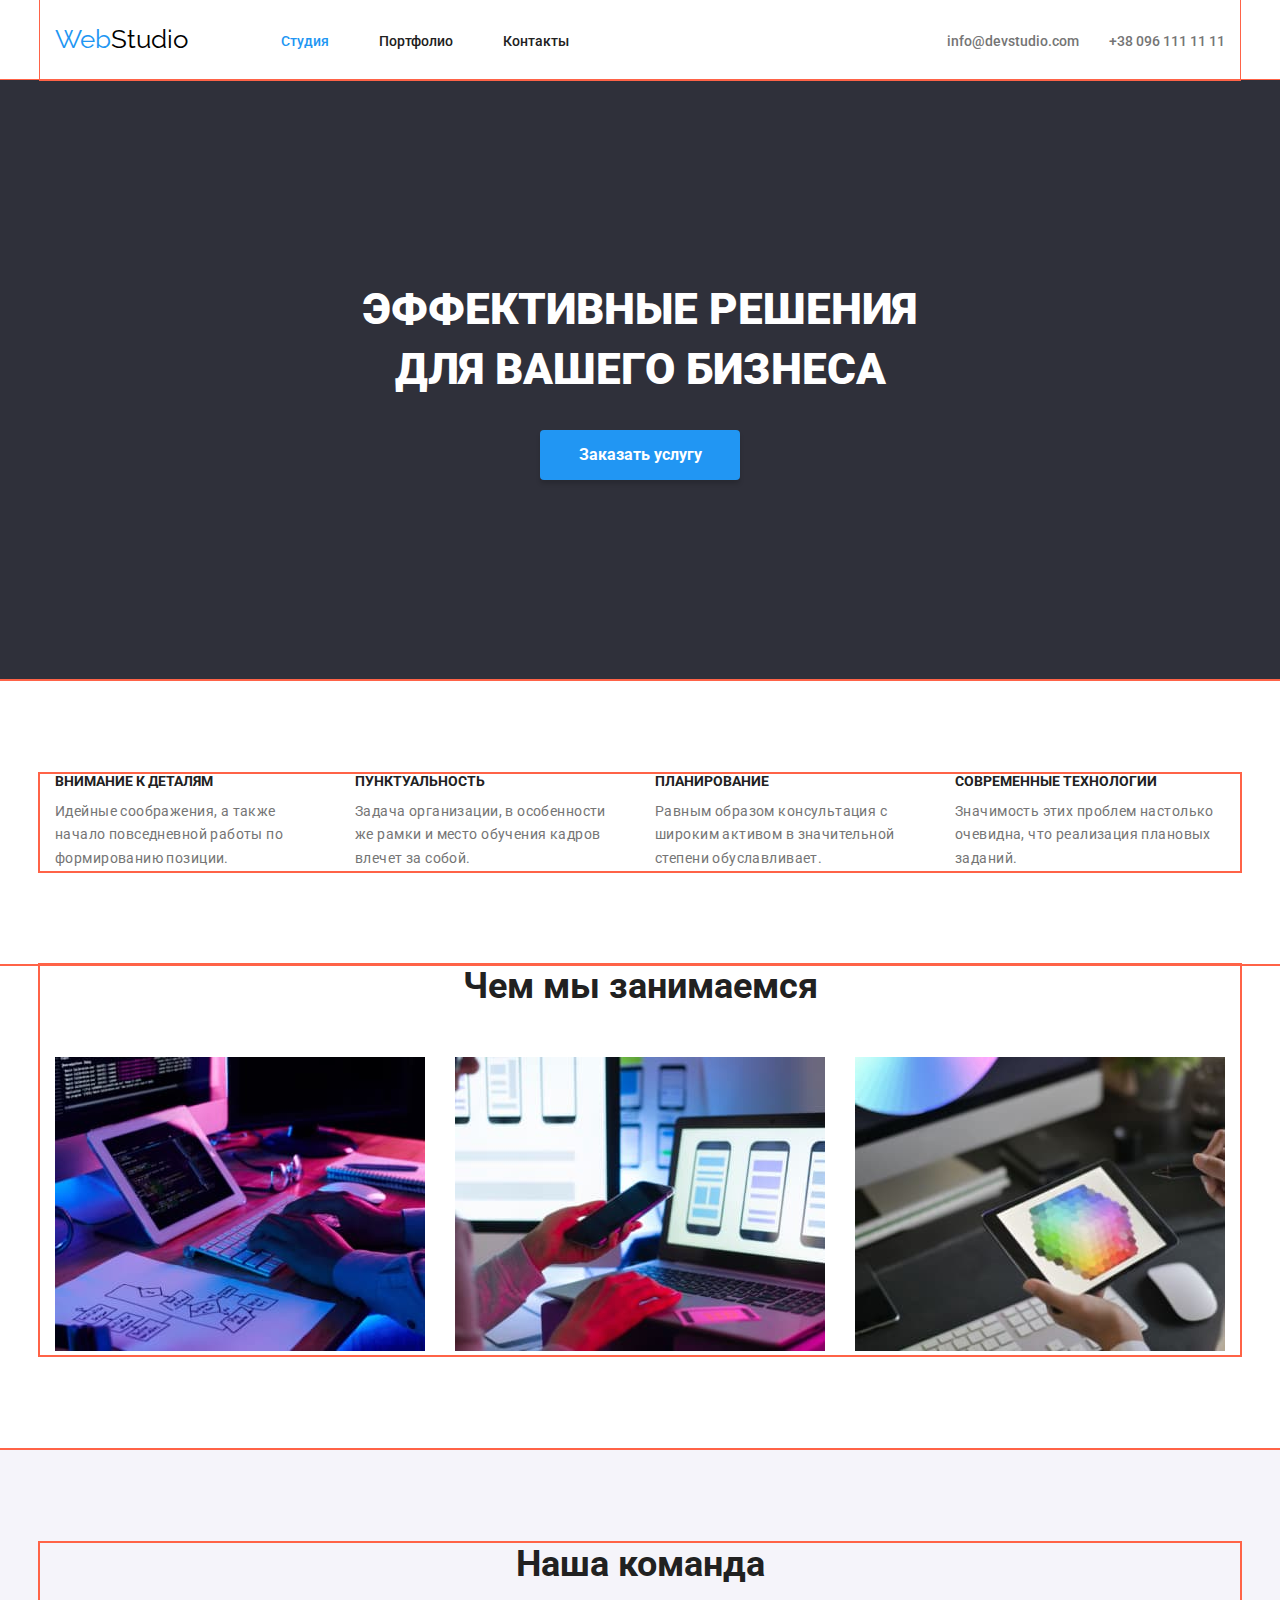
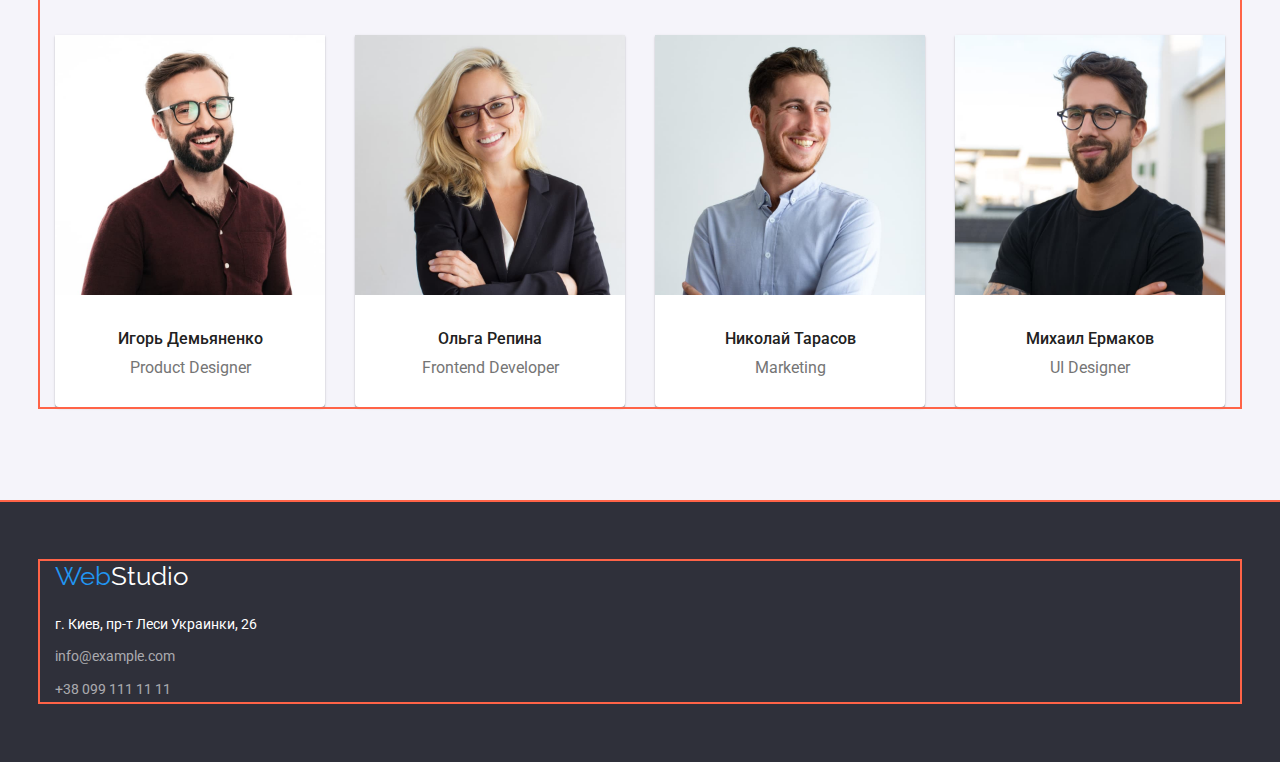
<file: index.html>
<!DOCTYPE html>
<html lang="ru">
<head>
    <meta charset="UTF-8">
    <meta http-equiv="X-UA-Compatible" content="IE=edge">
    <meta name="viewport" content="width=device-width, initial-scale=1.0">
    <title>Главная</title>
    <link rel="stylesheet" href="https://cdnjs.cloudflare.com/ajax/libs/modern-normalize/1.1.0/modern-normalize.min.css" integrity="sha512-wpPYUAdjBVSE4KJnH1VR1HeZfpl1ub8YT/NKx4PuQ5NmX2tKuGu6U/JRp5y+Y8XG2tV+wKQpNHVUX03MfMFn9Q==" crossorigin="anonymous" referrerpolicy="no-referrer" />
    <link rel="preconnect" href="https://fonts.googleapis.com">
    <link rel="preconnect" href="https://fonts.gstatic.com" crossorigin>
    <link href="https://fonts.googleapis.com/css2?family=Raleway:ital,wght@0,700;1,700&family=Roboto:ital,wght@0,400;0,500;0,700;0,900;1,400;1,500;1,700;1,900&display=swap" rel="stylesheet">
    <link rel="stylesheet" href="./css/styles.css">
</head>
<body>
<!-- шапка сайта -->
    <header class="header">
        <div class="container">
            <a href="./index.html" class="logo"><span class="logo-blue">Web</span><span class="logo-black">Studio</span></a>
            
            <nav class="block-nav">
                <ul class="site-nav">
                    <li><a href="./index.html" class="link studiya first">Студия</a></li>
                    <li class="link-pf-main"><a href="./portfolio.html" class="link portfolio portfolio-head">Портфолио</a></li>
                    <li><a href="#" class="link contacts">Контакты</a></li>
                </ul>
            </nav>
            
            <ul class="mail-tel">
                <li><a href="mailto:info@devstudio.com" class="link mail">info@devstudio.com</a></li>
                <li class="tel-main-head"><a href="tel:+380961111111" class="link tel">+38 096 111 11 11</a></li>
            </ul>
        </div>
        
    </header>
    <main class="main">
            <!--Блок Заголовок-->
                <section class="block-title">
                    <h1 class="h1">ЭФФЕКТИВНЫЕ РЕШЕНИЯ <br> ДЛЯ ВАШЕГО БИЗНЕСА</h1>
                    <button class="button-main" type="button">Заказать услугу</button>
                </section>
            <!-- акценты в работе -->
            <section class="for-business">
                <div class="container">
                    <h2 class="visually-hidden title-h2">Наші особливості</h2>
                    <ul class="list-s1">
                        <li class="li-s1">
                            <h3 class="title-s1">Внимание к деталям</h3>
                            <p class="p-s1">Идейные соображения, а также начало повседневной работы по формированию позиции.</p>
                        </li>
                        <li class="li-s1">
                            <h3 class="title-s1">Пунктуальность</h3>
                            <p class="p-s1">Задача организации, в особенности же рамки и место обучения кадров влечет за собой.</p>
                        </li>
                        <li class="li-s1">
                            <h3 class="title-s1">Планирование</h3>
                            <p class="p-s1">Равным образом консультация с широким активом в значительной степени обуславливает.</p>
                        </li>
                        <li class="li-s1">
                            <h3 class="title-s1">Современные технологии</h3>
                            <p class="p-s1">Значимость этих проблем настолько очевидна, что реализация плановых заданий.</p>
                        </li>
                    </ul>
                </div>
            </section>
            <!-- виды работ -->
            <section class="section2">
                <div class="container">
                    <h2 class="title-s2">Чем мы занимаемся</h2>
                    <ul class="list-s2">
                        <li class="li-work"><img src="./images/main-jpg-squoosh/box1.jpg" alt="рабочий стол листом А4" width="370"></li>
                        <li class="li-work li-work-2"><img src="./images/main-jpg-squoosh/box2.jpg" alt="телефон в руке и на мониторе" width="370"></li>
                        <li class="li-work"><img src="./images/main-jpg-squoosh/box3.jpg" alt="цветовая раскладка на планшете" width="370"></li>
                    </ul>
                </div>
                
            </section>
            <!-- состав команды -->
            <section class="team">
                <div class="container">
                    <h2 class="title-s3">Наша команда</h2>
                    <ul class="list-s3">
                        <li class="team-bg">
                            <img src="./images/main-jpg-squoosh/img-1.jpg" alt="чел в бордовой рубашке" width="270">
                            <div class="team-description">
                                <h3 class="name-s3">Игорь Демьяненко</h3>
                                <p class="job-s3">Product Designer</p>
                            </div>
                            
                        </li>
                        <li class="team-bg">
                            <img src="./images/main-jpg-squoosh/img-2-2.jpg" alt="блондинка с веснушками" width="270">
                            <div class="team-description">
                                <h3 class="name-s3">Ольга Репина</h3>
                                <p class="job-s3">Frontend Developer</p>
                            </div>
                        </li>
                        <li class="team-bg">
                            <img src="./images/main-jpg-squoosh/img-3-2.jpg" alt="чел в голубой рубашке" width="270">
                            <div class="team-description">
                                <h3 class="name-s3">Николай Тарасов</h3>
                                <p class="job-s3">Marketing</p>
                            </div>
                        </li>
                        <li class="team-bg">
                            <img src="./images/main-jpg-squoosh/img-4-2.jpg" alt="чел в черной футболке" width="270">
                            <div class="team-description">
                                <h3 class="name-s3">Михаил Ермаков</h3>
                                <p class="job-s3">UI Designer</p>
                            </div>
                        </li>
                    </ul>
                </div>
            </section>
    </main>
    <!-- контакты поддержки -->
    <footer class="footer">
        <div class="container">
            <a href="./index.html" class="logo"><span class="logo-blue">Web</span><span class="logo-white">Studio</span></a>
            <address>
                <ul class="address">
                    <li><a href="https://goo.gl/maps/CPtrU1FHBa2aNyZL9" target="_blank" rel="noopener noreferrer" class="location"> г. Киев, пр-т Леси Украинки, 26</a></li>
                    <li  class="mail-footer-li"><a href="mailto:info@example.com" class="mail-footer">info@example.com </a></li>
                    <li><a href="tel:+380991111111" class="tel-nom">+38 099 111 11 11</a></li>
                </ul>
            </address>
        </div>
    </footer>
</body>
</html>
</file>
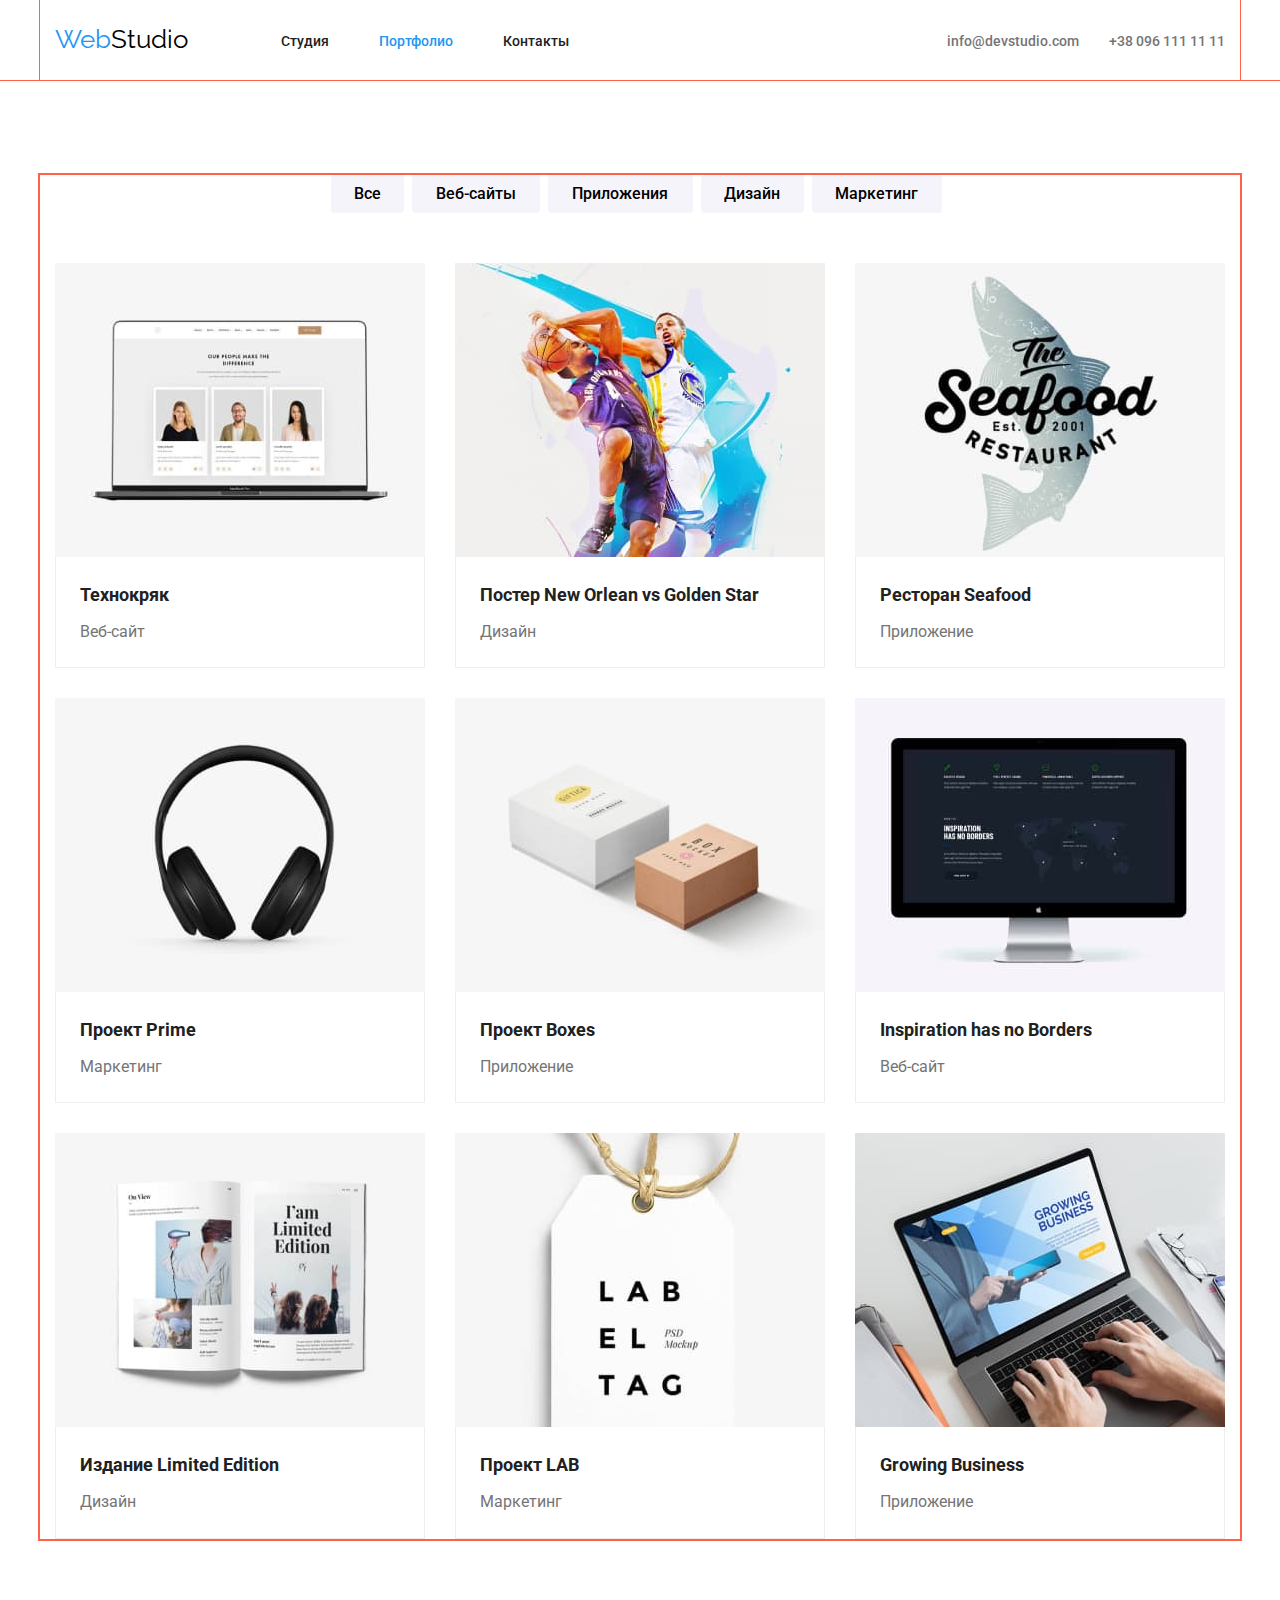
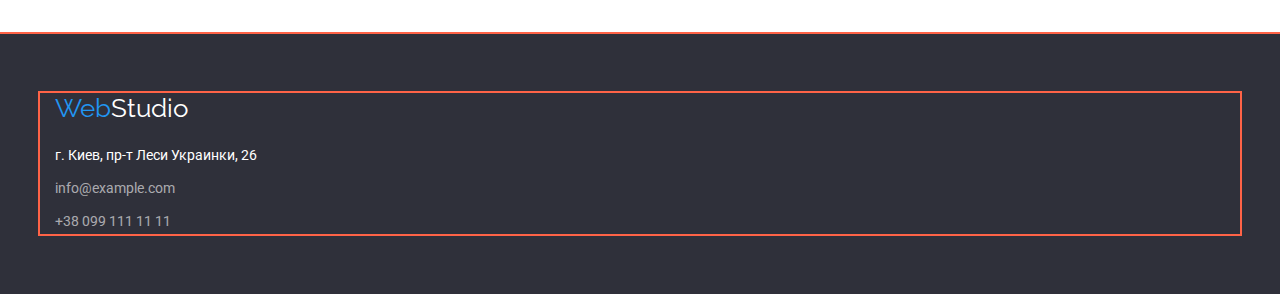
<file: portfolio.html>
<!DOCTYPE html>
<html lang="ru">
<head>
    <meta charset="UTF-8">
    <meta http-equiv="X-UA-Compatible" content="IE=edge">
    <meta name="viewport" content="width=device-width, initial-scale=1.0">
    <title>Портфолио</title>
    <link rel="stylesheet" href="https://cdnjs.cloudflare.com/ajax/libs/modern-normalize/1.1.0/modern-normalize.min.css" integrity="sha512-wpPYUAdjBVSE4KJnH1VR1HeZfpl1ub8YT/NKx4PuQ5NmX2tKuGu6U/JRp5y+Y8XG2tV+wKQpNHVUX03MfMFn9Q==" crossorigin="anonymous" referrerpolicy="no-referrer" />
    <link rel="preconnect" href="https://fonts.googleapis.com">
    <link rel="preconnect" href="https://fonts.gstatic.com" crossorigin>
    <link href="https://fonts.googleapis.com/css2?family=Raleway:ital,wght@0,700;1,700&family=Roboto:ital,wght@0,400;0,500;0,700;0,900;1,400;1,500;1,700;1,900&display=swap" rel="stylesheet">
    <link rel="stylesheet" href="./css/styles.css">
</head>
<body>
    <!-- шапка сайта -->
    <header class="header header-border">
        <div class="container container-pf">
            <a href="./index.html" class="logo"><span class="logo-blue">Web</span><span class="logo-black">Studio</span></a>
            <nav class="block-nav">
                <ul class="site-nav">
                    <li><a href="./index.html" class="link studiya">Студия</a></li>
                    <li class="link-pf-main"><a href="./portfolio.html" class="link portfolio second portfolio-head">Портфолио</a></li>
                    <li><a href="#" class="link contacts">Контакты</a></li>
                </ul>
            </nav>
        
            <ul class="mail-tel">
                <li><a href="mailto:info@devstudio.com" class="link mail">info@devstudio.com</a></li>
                <li class="tel-main-head"><a href="tel:+380961111111" class="link tel">+38 096 111 11 11</a></li>
            </ul>
        </div>
    </header>
    <main>
        <section class="main-portfolio">
            <div class="container">
                <h1 class="visually-hidden">Портфолио</h1>
                <ul class="ul-button">
                    <li class="pf-li-but-all"><button type="button" class="button-portfolio-all button-portfolio">Все</button></li>
                    <li class="pf-li-but-ws"><button type="button" class="button-portfolio-websites button-portfolio">Веб-сайты</button></li>
                    <li class="pf-li-but-apps"><button type="button" class="button-portfolio-apps button-portfolio">Приложения</button></li>
                    <li class="pf-li-but-des"><button type="button" class="button-portfolio-design button-portfolio">Дизайн</button></li>
                    <li class="pf-li-but-mark"><button type="button" class="button-portfolio-marketing button-portfolio">Маркетинг</button></li>
                </ul>
                <div class="portfolio-link-main">
                    <ul class="ul-portfolio">
                        <li class="li-pf-img">
                            <a href="#" target="_blank" class="link-pf">
                                <img src="./images/portfolio-jpg-sguoosh/img-6.jpg" alt="3 человека на экране" width="370" class="img-pf">
                                <div class="title-fhoto-pf">
                                    <h2 class="title-img">Технокряк</h2>
                                    <p class="p-portfolio">Веб-сайт</p>
                                </div>
                            </a>
                        </li>
                        <li class="li-pf-img">
                            <a href="#" target="_blank">
                                <img src="./images/portfolio-jpg-sguoosh/img-7.jpg" alt="Баскетбол" width="370" class="img-pf">
                                <div class="title-fhoto-pf">
                                    <h2 class="title-img">Постер New Orlean vs Golden Star</h2>
                                    <p class="p-portfolio">Дизайн</p>
                                </div>
                            </a>
                        </li>
                        <li class="li-pf-img">
                            <a href="#" target="_blank">
                                <img src="./images/portfolio-jpg-sguoosh/img-8.jpg" alt="Ресторан морской еды" width="370" class="img-pf">
                                <div class="title-fhoto-pf">
                                    <h2 class="title-img">Ресторан Seafood</h2>
                                    <p class="p-portfolio">Приложение</p>
                                </div>
                            </a>
                        </li>
                        <li class="li-pf-img">
                            <a href="#" target="_blank">
                                <img src="./images/portfolio-jpg-sguoosh/img-9.jpg" alt="наушники" width="370" class="img-pf">
                                <div class="title-fhoto-pf">
                                    <h2 class="title-img">Проект Prime</h2>
                                    <p class="p-portfolio">Маркетинг</p>
                                </div>
                            </a>
                        </li>
                        <li class="li-pf-img">
                            <a href="#" target="_blank">
                                <img src="./images/portfolio-jpg-sguoosh/img-10.jpg" alt="2 коробки" width="370" class="img-pf">
                                <div class="title-fhoto-pf">
                                    <h2 class="title-img">Проект Boxes</h2>
                                    <p class="p-portfolio">Приложение</p>
                                </div>
                            </a>
                        </li>
                        <li class="li-pf-img">
                            <a href="#" target="_blank">
                                <img src="./images/portfolio-jpg-sguoosh/img-11.jpg" alt="IMac" width="370" class="img-pf">
                                <div class="title-fhoto-pf">
                                    <h2 class="title-img">Inspiration has no Borders</h2>
                                    <p class="p-portfolio">Веб-сайт</p>
                                </div>
                            </a>
                        </li>
                        <li class="li-pf-img">
                            <a href="#" target="_blank">
                                <img src="./images/portfolio-jpg-sguoosh/img-12.jpg" alt="book" width="370" class="img-pf">
                                <div class="title-fhoto-pf">
                                    <h2 class="title-img">Издание Limited Edition</h2>
                                    <p class="p-portfolio">Дизайн</p>
                                </div>
                            </a>
                        </li>
                        <li class="li-pf-img">
                            <a href="#" target="_blank">
                                <img src="./images/portfolio-jpg-sguoosh/img-13.jpg" alt="этикетка" width="370" class="img-pf">
                                <div class="title-fhoto-pf">
                                    <h2 class="title-img">Проект LAB</h2>
                                    <p class="p-portfolio">Маркетинг</p>
                                </div>
                            </a>
                        </li>
                        <li class="li-pf-img">
                            <a href="#" target="_blank">
                                <img src="./images/portfolio-jpg-sguoosh/img-14.jpg" alt="макбук и 2 руки" width="370" class="img-pf">
                                <div class="title-fhoto-pf">
                                    <h2 class="title-img">Growing Business</h2>
                                    <p class="p-portfolio">Приложение</p>
                                </div>
                            </a>
                        </li>
                    </ul>
                </div>
                
            </div>
        </section>
    </main>
    <!-- контакты поддержки -->
    <footer class="footer">
        <div class="container">
            <a href="./index.html" class="logo"><span class="logo-blue">Web</span><span class="logo-white">Studio</span></a>
            <address>
                <ul class="address">
                    <li><a href="https://goo.gl/maps/CPtrU1FHBa2aNyZL9" target="_blank" rel="noopener noreferrer" class="location">г. Киев, пр-т Леси Украинки, 26</a></li>
                    <li  class="mail-footer-li"><a href="mailto:info@example.com" class="mail-footer">info@example.com </a></li>
                    <li><a href="tel:+380991111111" class="tel-nom">+38 099 111 11 11</a></li>
                </ul>
            </address>
        </div>
    </footer>
</body>
</html>
</file>
<file: css/styles.css>
html {
    box-sizing: border-box;
}

*,
*::before,
*::after {
    box-sizing: inherit;
}

:root {
    --background-button-main: #188CE8;
    --background-color-white: #FFFFFF;
    --background-color-black: #2F303A;
    --background-color-grey: #F5F4FA;
    --background-color-blue: #2196F3;
    --font-сolor-blue: #2196F3;
    --font-сolor-black-logo: #000000;
    --font-сolor-white: #FFFFFF;
    --font-сolor-black-p: #757575;
    --font-сolor-black-other: #212121;
    --font-color-border: #ECECEC;
    --font-color-footer-mail-tel: rgba(255, 255, 255, 0.6);
}

body {
    margin: 0;
    
    background-color: var(--font-сolor-white);
    color: var(--font-сolor-black-p);
    font-family: Roboto, sans-serif;

    /* font-family: 'Raleway', sans-serif; */
}

ul {
    list-style: none;
}

a {
    text-decoration: none;
}

button {
    font-family: inherit;
    cursor: pointer;
}

.button-main {
    text-align: center;
    margin-top: 30px;
    padding: 10px 32px;
    display: inline-block;
    border: none;
    box-shadow: 0px 4px 4px rgba(0, 0, 0, 0.15);
    border-radius: 4px;

    background: var(--background-color-blue);
    color: var(--font-сolor-white);
    font-weight: 700;
    font-size: 16px;
    line-height: 1.88;
    min-width: 200px;
}

.button-main:hover,
.button-main:focus {
    box-shadow: 0px 4px 4px rgba(0, 0, 0, 0.15);
    border-radius: 4px;
    
    background: var(--background-button-main);
}
    

.container {
    margin-left: auto;
    margin-right: auto;

    width: 1200px;
    padding-left: 15px;
    padding-right: 15px;
    outline: 2px solid tomato;
}

/* Header */
/* Logo */

.header > .container {
    outline: 1px solid tomato;

    display: flex;
    align-items: center;

    height: 80px;
}

.header-border {
    border-bottom: 1px solid var(--font-color-border);
}

.logo {
    font-size: 26px;
    line-height: 1.2;
}

.logo-blue {
    color: var(--font-сolor-blue);
    font-family: Raleway, sans-serif;
}

.logo-black {
    color: var(--font-сolor-black-logo);
    font-family: Raleway, sans-serif;
}

.logo-white {
    color: var(--font-сolor-white);
    font-family: Raleway, sans-serif;
}

/* Nav */

.block-nav {
    margin-left: 93px;
}

.site-nav .link {
    color: var(--font-сolor-black-other);
}
.site-nav .link:hover, 
.site-nav .link:focus {
    color: var(--font-сolor-blue);
}

.link.studiya.first {
    color: var(--font-сolor-blue);
}

.link-pf-main {
    margin-left: 50px;
    margin-right: 50px;
}

.site-nav, .mail-tel {
    padding: 0;
    margin: 0;
    display: flex;
}

.studiya, .portfolio, .contacts, .mail, .tel {
    font-weight: 500;
    font-size: 14px;
    line-height: 1.15;
}

.mail-tel .link {
    color: var(--font-сolor-black-p);
}

.tel-main-head {
    margin-left: 30px;
}

.mail-tel .link:hover,
.mail-tel .link:focus {
    color: var(--font-сolor-blue);
}

.mail-tel {
    margin-left: auto;
}

/* MAIN */

/* Блок Заголовок */

.block-title {
    text-align: center;
    padding-top: 200px;
    padding-bottom: 200px;

    background-color: var(--background-color-black);

    outline: 1px solid tomato;
}

.h1 {
    margin-top: 0px;
    margin-bottom: 0px;

    color: var(--font-сolor-white);
    font-weight: 900;
    font-size: 44px;
    line-height: 1.36;
}

/* акценты в работе */

.for-business {
    padding-top: 94px;
    padding-bottom: 94px;

    outline: 1px solid tomato;
}

.visually-hidden {
    position: absolute;
    white-space: nowrap;
    width: 1px;
    height: 1px;
    overflow: hidden;
    border: 0;
    padding: 0;
    clip: rect(0 0 0 0);
    clip-path: inset(50%);
    margin: -1px;
}

.list-s1 {
    padding-left: 0;
    display: flex;
}

.li-s1 {
    width: 300px;
    margin-right: 30px;
}

.li-s1:last-child {
    margin-right: 0;
}




.title-h2,
.list-s1 {
    margin-top: 0;
    margin-bottom: 0;
}

.title-s1 {
    margin-bottom: 10px;
    margin-top: 0;

    color: var(--font-сolor-black-other);
    text-transform: uppercase;
    font-weight: 700;
    font-size: 14px;
    line-height: 1.14;
}

.p-s1 {
    margin-bottom: 0;
    margin-top: 0;

    font-weight: 400;
    font-size: 14px;
    line-height: 1.7;
    letter-spacing: 0.03em;
}

/* виды работ */

.section2 {
    outline: 1px solid tomato;

    padding-bottom: 94px;
}

.title-s2 {
    margin-top: 0;
    margin-bottom: 50px;
    text-align: center;

    color: var(--font-сolor-black-other);
    font-weight: 700;
    font-size: 36px;
    line-height: 1.17;
}

.list-s2 {
    margin-top: 0;
    margin-bottom: 0;
    padding-left: 0;
    display: flex;
}

.li-work-2 {
    margin-right: 30px;
    margin-left: 30px;
}

/* состав команды */
.team {
    background-color: var(--background-color-grey);
    padding-top: 94px;
    padding-bottom: 94px;

    outline: 1px solid tomato;
}

.team-bg {
    box-shadow: 0px 1px 3px rgba(0, 0, 0, 0.12), 0px 1px 1px rgba(0, 0, 0, 0.14), 0px 2px 1px rgba(0, 0, 0, 0.2);
    border-radius: 0px 0px 4px 4px;

    background-color: var(--background-color-white);
    margin-right: 30px;
}

.team-bg:last-child {
    padding-right: 0;
}

.team-description {
    padding-top: 30px;
    padding-bottom: 30px;
}

.title-s3 {
    text-align: center;
    margin-top: 0;
    margin-bottom: 0;
    margin-bottom: 50px;

    color: var(--font-сolor-black-other);
    font-weight: 700;
    font-size: 36px;
    line-height: 1.17;
}

.list-s3 {
    margin-top: 0;
    margin-bottom: 0;
    padding-left: 0;
    display: flex;
}


.name-s3 {
    margin-top: 0;
    margin-bottom: 10px;
    text-align: center;

    color: var(--font-сolor-black-other);
    font-weight: 500;
    font-size: 16px;
    line-height: 1.19;
}

.job-s3 {
    margin-top: 0px;
    margin-bottom: 0px;
    /* padding-bottom: 30px; */
    text-align: center;

    font-weight: 400;
    font-size: 16px;
    line-height: 1.19;
}

/* контакты поддержки */

.footer {
    background-color: var(--background-color-black);
    color: var(--font-сolor-white);

    outline: 1px solid tomato;
    padding-top: 60px;
    padding-bottom: 60px;
}

.location {
    color: var(--font-сolor-white);
    font-weight: 400;
    font-size: 14px;
    line-height: 1.71;
    font-style: normal;
}

.mail-footer-li {
    margin-top: 9px;
    margin-bottom: 9px;
}

.mail-footer,
.tel-nom {
    color: var(--font-color-footer-mail-tel);
    font-weight: 400;
    font-size: 14px;
    line-height: 1.71;
    font-style: normal;
}

.mail-footer:hover,
.mail-footer:focus {
    color: var(--font-сolor-blue);
}

.tel-nom:hover,
.tel-nom:focus {
    color: var(--font-сolor-blue);
}

.address {
    margin-top: 0;
    margin-bottom: 0;
    padding-left: 0;
    margin-top: 20px;
}


/* Portfolio.html */





.main-portfolio {
    outline: 1px solid tomato;

    padding-top: 94px;
    padding-bottom: 94px;
}

.img-pf {
    display: block;
}

.title-fhoto-pf {
    border: 1px solid #EEEEEE;
    border-top: none;
    padding: 20px 24px;
}

.link.portfolio.second {
    color: var(--font-сolor-blue);
}

.button-portfolio-all:hover,
.button-portfolio-websites:hover,
.button-portfolio-apps:hover,
.button-portfolio-design:hover,
.button-portfolio-marketing:hover {
    box-shadow: 0px 3px 1px rgba(0, 0, 0, 0.1), 0px 1px 2px rgba(0, 0, 0, 0.08), 0px 2px 2px rgba(0, 0, 0, 0.12);

    color: var(--font-сolor-white);
    background-color: var(--background-color-blue);
}

.button-portfolio-all:focus,
.button-portfolio-websites:focus,
.button-portfolio-apps:focus,
.button-portfolio-design:focus,
.button-portfolio-marketing:focus {
    box-shadow: 0px 3px 1px rgba(0, 0, 0, 0.1), 0px 1px 2px rgba(0, 0, 0, 0.08), 0px 2px 2px rgba(0, 0, 0, 0.12);

    color: var(--font-сolor-white);
    background-color: var(--background-color-blue);
}

.button-portfolio {
    border: none;
    border-radius: 4px;
    text-align: center;
    padding: 6px 22px;
    display: inline-block;

    background-color: var(--background-color-grey);
    font-weight: 500;
    font-size: 16px;
    line-height: 1.6;
}

.button-portfolio-all {
    min-width: 73px;
}

.button-portfolio-websites {
    min-width: 128px;
}

.button-portfolio-apps {
    min-width: 145px;
}

.button-portfolio-design {
    min-width: 103px;
}

.button-portfolio-marketing {
    min-width: 130px;
}

.ul-button {
    margin-bottom: 50px;
    margin-top: 0;
    padding-left: 0;
    display: flex;
    justify-content: center;
}

.pf-li-but-all,
.pf-li-but-ws,
.pf-li-but-apps,
.pf-li-but-des,
.pf-li-but-mark {
    margin-right: 8px;
}

.ul-portfolio {
    margin-top: 0;
    margin-bottom: 0;
    padding-left: 0;
    display: flex;
    flex-wrap: wrap;
}

.li-pf-img {
    margin-right: 30px;
    margin-bottom: 30px;
}

.li-pf-img:nth-child(3n) {
    margin-right: 0px;
}

.li-pf-img:nth-last-child(-n+3) {
    margin-bottom: 0px;
}

.title-img {
    margin-top: 0;
    margin-bottom: 0;

    color: var(--font-сolor-black-other);
    font-weight: 700;
    font-size: 18px;
    line-height: 2;
}

.p-portfolio {
    color: var(--font-сolor-black-p);
    font-weight: 400;
    font-size: 16px;
    line-height: 1.9;
    margin-top: 4px;
    margin-bottom: 0;
}
</file>
